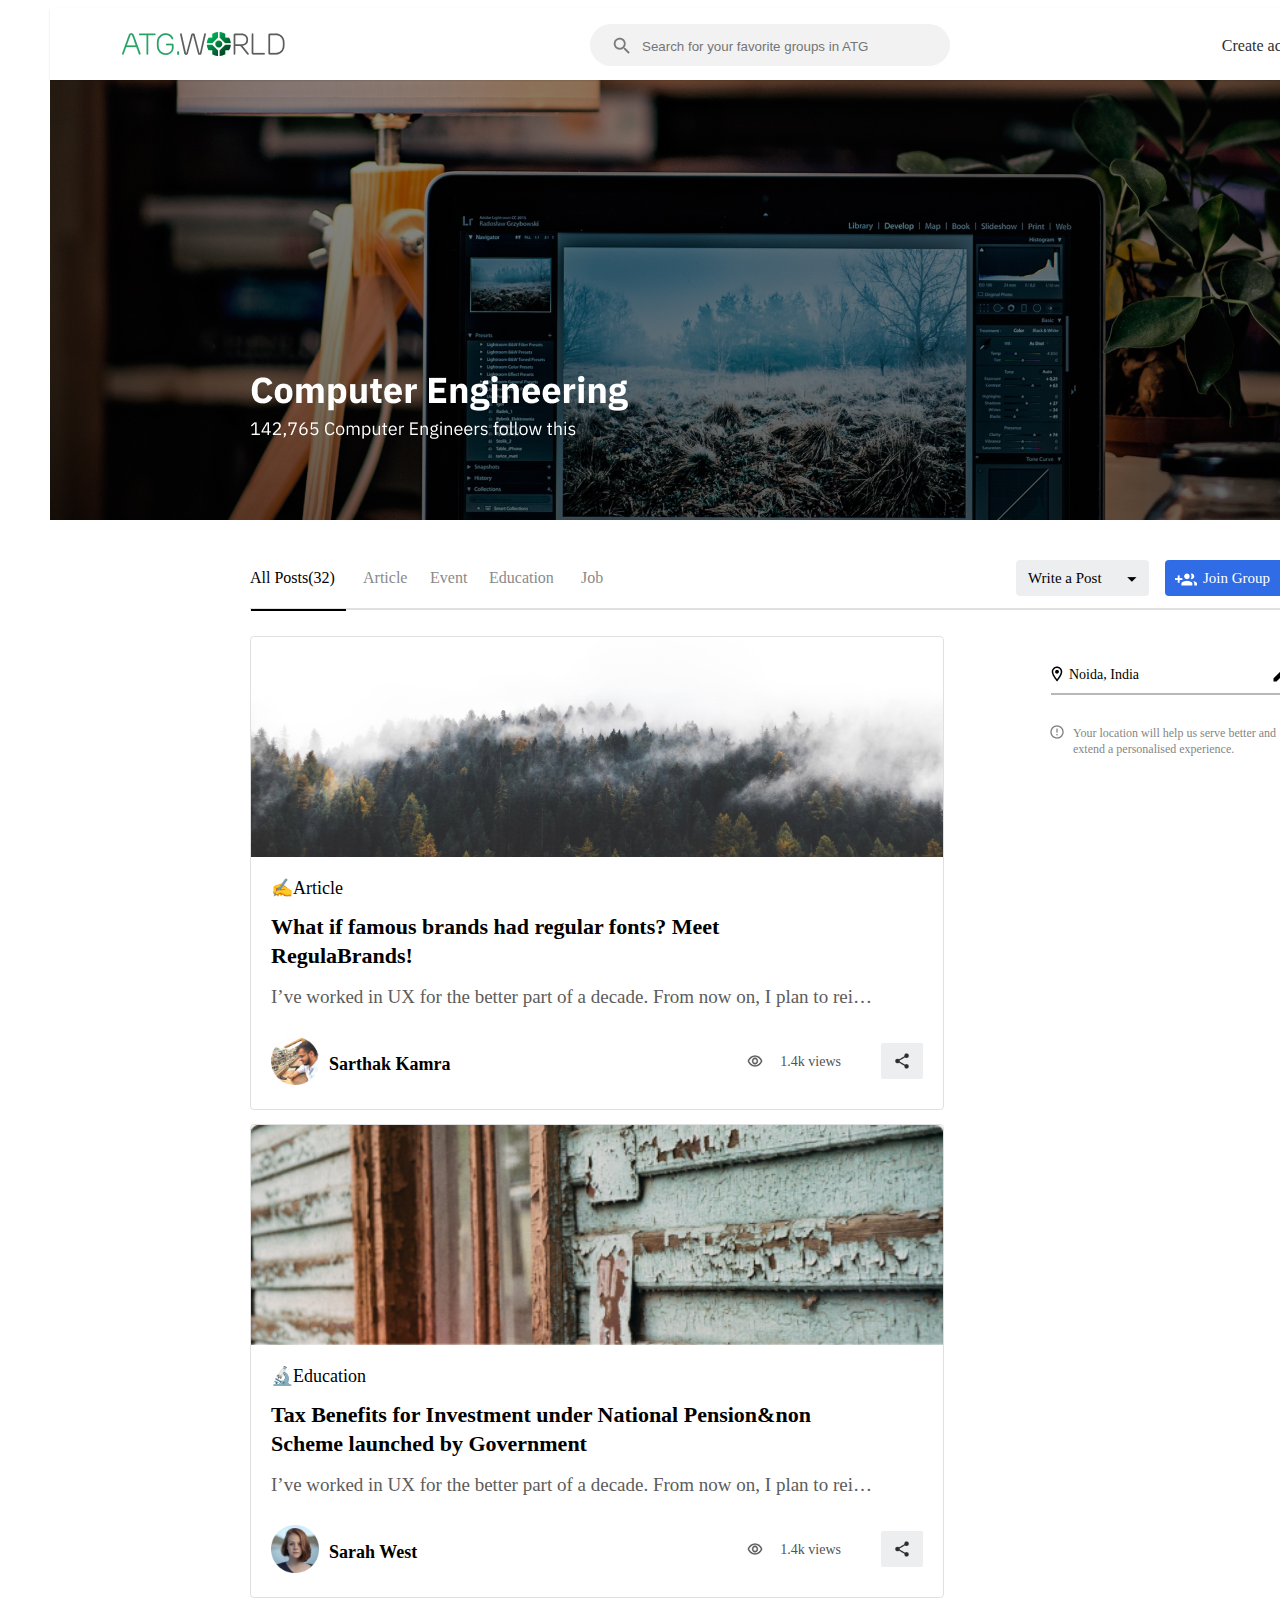
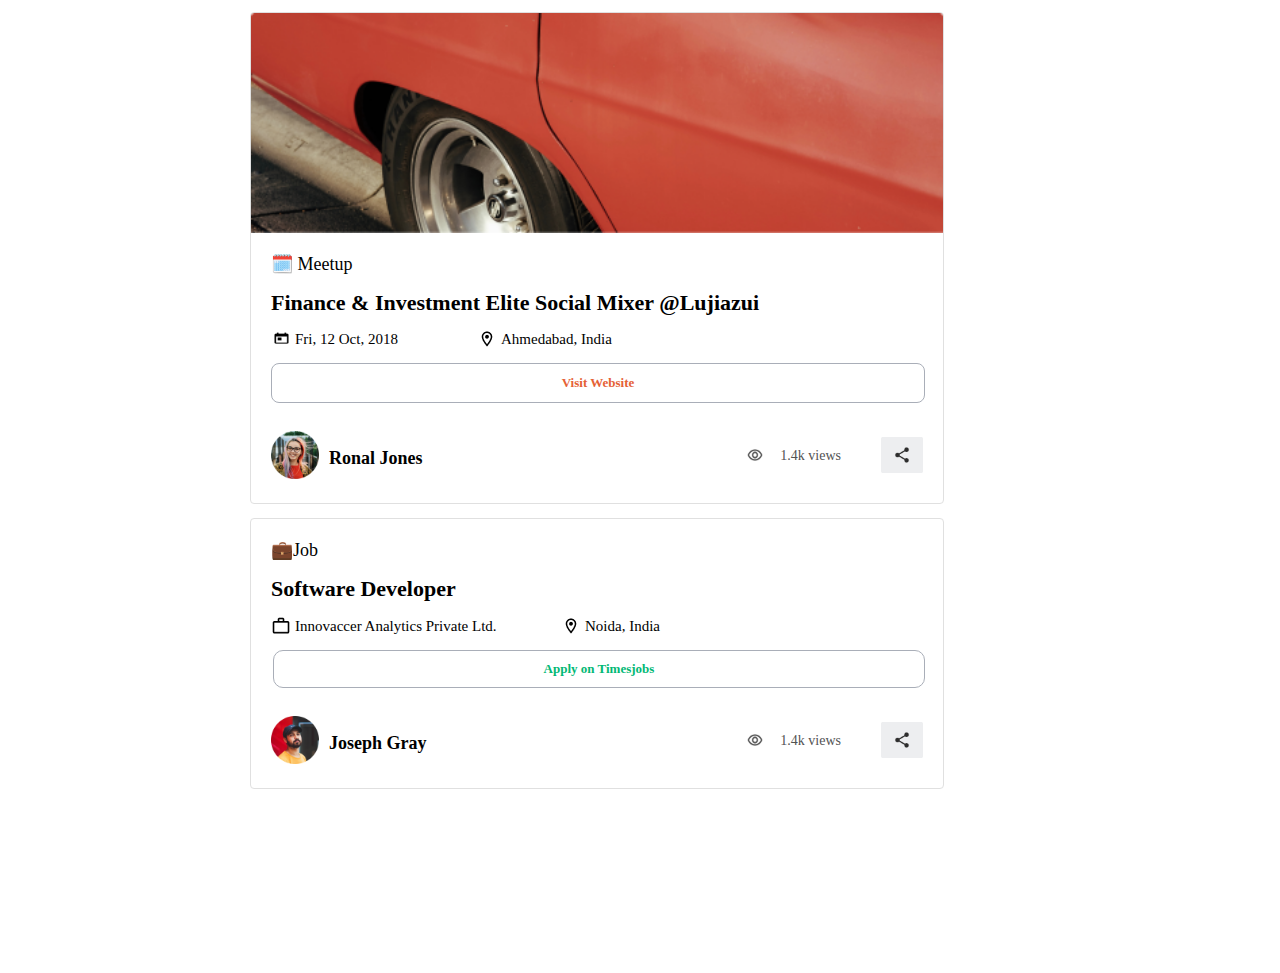
<file: ATG/index.html>
<!DOCTYPE html>
<html>

<head>
    <title>ATG.WORLD</title>
    <meta name="viewport" content="width=device-width, initial-scale=1">
    <meta http-equiv="Content-Type" content="text/html" charset="utf-8" />
    <link rel="stylesheet" href="style.css">
    <script src="script.js"></script>
</head>

<body>
    <!---->
    <div id="container1">

        <div class="header">
            <div class="logo">

                <img src="images/logo.jpg">

            </div>
            <div class="search-box">
                <div class="buttons">
                    <button type="submit">
                        <img src="images/Magnifier.png">
                    </button>
                </div>
                <div class="search-text">
                    <input type="text" name="searchkeyword" placeholder="Search for your favorite groups in ATG">
                </div>

            </div>
            <div class="cre-account">
                Create account. <span style="color:#2F6CE5">It’s free!</span> <a href="#" class="button"
                    onclick="popupfunc()"><img src="images/Vector.png"></a>
            </div>
        </div>

        <div id="main">
            <img src="images/ComputerEngineering.jpg">
        </div>
        <div id="content">
            <div id="navs">
                <div class="allposts">All Posts(32)</div>
                <div class="article">Article</div>
                <div class="event">Event</div>
                <div class="education">Education</div>
                <div class="job">Job</div>
                <div class="wpost">
                    <div class="writepost">Write a Post</div>
                    <div class="posttri">
                        <img src="images/Vector.png">
                    </div>
                </div>
                <div class="jgroup">
                    <div class="followicon">
                        <img src="images/FollowIcon.png">
                    </div>
                    <div class="joingroup">Join Group</div>
                </div>
            </div>
            <div id="hrline">
                <div class="hr1"></div>
            </div>
            <div id="mainpart">
                <div class="posts">
                    <div class="section" style="top:0px;">
                        <img src="images/Article Image.png" width="692" height="220">
                        <div class="art">✍️Article</div>
                        <div class="art-main-text">What if famous brands had regular fonts? Meet&NonBreakingSpace;
                            RegulaBrands!</div>
                        <div class="art-text">I’ve worked in UX for the better part of a decade. From now on, I plan to
                            rei…</div>
                        <div class="profile-dp">
                            <img src="images/Article Profile DP.png" width="48" height="48">
                        </div>
                        <div class="profile-name">Sarthak Kamra</div>
                        <div class="view">
                            <img src="images/Views.jpg" width="16.5" height="11.25">
                        </div>
                        <div class="view-text">1.4k views</div>
                        <div class="share">
                            <img src="images/Share Icon.png" width="42" height="36">
                        </div>
                    </div>

                    <div class="section" style="top:488px;">
                        <img src="images/Education Image.png" width="692" height="220">
                        <div class="art" style="width: 105px;">🔬️Education</div>
                        <div class="art-main-text">Tax Benefits for Investment under National Pension&non Scheme
                            launched by Government</div>
                        <div class="art-text">I’ve worked in UX for the better part of a decade. From now on, I plan to
                            rei…</div>
                        <div class="profile-dp">
                            <img src="images/Education Profile DP.png" width="48" height="48">
                        </div>
                        <div class="profile-name">Sarah West</div>
                        <div class="view">
                            <img src="images/Views.jpg" width="16.5" height="11.25">
                        </div>
                        <div class="view-text">1.4k views</div>
                        <div class="share">
                            <img src="images/Share Icon.png" width="42" height="36">
                        </div>
                    </div>




                    <div class="section" style="top:976px; height: 490px;">
                        <img src="images/Meetup Image.png" width="692" height="220">
                        <div class="meetup">🗓️ Meetup</div>
                        <div class="meetup-main-text">Finance & Investment Elite Social Mixer @Lujiazui</div>
                        <div class="cal-icon">
                            <img src="images/Calendar Icon.png" width="15" height="12">
                        </div>
                        <div class="date-and-time">Fri, 12 Oct, 2018</div>
                        <div class="locat">
                            <img src="images/Location Icon.png" width="11.67" height="16.67">
                        </div>
                        <div class="loc-text">Ahmedabad, India</div>
                        <div class="meetup-visit-button">
                            <div class="visit-website">
                                Visit Website
                            </div>
                        </div>
                        <div class="profile-dp">
                            <img src="images/Meetup Profile DP.png" width="48" height="48">
                        </div>
                        <div class="profile-name">Ronal Jones</div>
                        <div class="view">
                            <img src="images/Views.jpg" width="16.5" height="11.25">
                        </div>
                        <div class="view-text">1.4k views</div>
                        <div class="share">
                            <img src="images/Share Icon.png" width="42" height="36">
                        </div>
                    </div>

                    <div class="section" style="top:1482px; height: 269px;">
                        <div class="job-post">💼️Job</div>
                        <div class="soft-developer">Software Developer</div>
                        <div class="companies-icon">
                            <img src="images/Company Icon.png" width="20" height="20">
                        </div>
                        <div class="company-name">Innovaccer Analytics Private Ltd.</div>
                        <div class="job-loc-icon">
                            <img src="images/Location Icon.png" width="11.67" height="16.67">
                        </div>
                        <div class="job-location">Noida, India</div>
                        <div class="apply-job-box">
                            <div class="apply-job">Apply on Timesjobs</div>
                        </div>
                        <div class="profile-dp">
                            <img src="images/Job Profile DP.png" width="48" height="48">
                        </div>
                        <div class="profile-name">Joseph Gray</div>
                        <div class="view">
                            <img src="images/Views.jpg" width="16.5" height="11.25">
                        </div>
                        <div class="view-text">1.4k views</div>
                        <div class="share">
                            <img src="images/Share Icon.png" width="42" height="36">
                        </div>
                    </div>
                </div>
                <div class="location">
                    <div class="locicon">
                        <img src="images/Location Icon.png">
                    </div>
                    <div class="loctext">Noida, India</div>
                    <div class="locedit">
                        <img src="images/Location Edit Icon.png">
                    </div>
                    <div class="lochr"></div>
                </div>
                <div class="locdetails">
                    <div class="detailicon">
                        <img src="images/Detail Icon.png">
                    </div>
                    <div class="detail-text">Your location will help us serve better and extend a personalised
                        experience.</div>
                </div>
            </div>

        </div>
    </div>
    <div class="popup" id="ppup">
        <div class="cancel">
            <a href="#" onclick="closing()"><img src="images/Cancel Icon.png" width="23.33" height="23.33"></a>

        </div>
        <div class="popup-content-create-account" id="popupcreateaccount">
            <div class="motivate">
                <div class="motivate-text">Let's learn, share & inspire each other with our passion for computer
                    engineering. Sign up now 🤘🏼</div>
            </div>
            <div class="create-account">
                <div class="cre-acc">Create Account</div>
                <div class="already-acc">Already have an account? <span style="color: #2F6CE5;"><a href="#"
                            onclick="shifting1()">Sign In</a></span></div>
                <div class="people-image">
                    <img src="images/loginpage.jpg" width="320" height="320">
                </div>
                <div class="sign-in-terms">By signing up, you agree to our Terms & conditions, Privacy policy</div>
                <div class="sign-up-google">
                    <div class="google-img">
                        <img src="images/Google.png" width="16" height="16">
                    </div>
                    <div class="google-text">Sign up with Google</div>
                </div>
                <div class="sign-up-facebook">
                    <div class="fb-img">
                        <img src="images/Fb-img.png" width="16" height="16">
                    </div>
                    <div class="fb-text">Sign up with Facebook</div>
                </div>
                <div class="create-button">
                    <div class="create-button-text">Create Account</div>
                </div>
                <div class="cre-details-box">
                    <div class="names">
                        <div class="fname-text">First Name</div>
                        <div class="vert-line"></div>
                        <div class="lname-text">Last Name</div>
                    </div>
                    <div class="email">
                        <div class="email-text">Email</div>
                    </div>
                    <div class="password">
                        <div class="password-text">Password</div>
                        <div class="pw-icon">
                            <img src="images/PW View Icon.png" width="18" height="18">
                        </div>
                    </div>
                    <div class="confirm-pw">
                        <div class="confirm-pw-text">Confirm Password</div>
                    </div>
                </div>
            </div>
        </div>
        <div class="popup-content-sign-in" id="popupsigninaccount">
            <div class="motivate">
                <div class="motivate-text">Let's learn, share & inspire each other with our passion for computer
                    engineering. Sign up now 🤘🏼</div>
            </div>
            <div class="cre-acc" style="width: 80px;">Sign In</div>
            <div class="already-acc" style="left: 420px; width: 280px;">Don’t have an account yet? <a href="#"
                    onclick="shifting2()"><span style="color: #2F6CE5;">Create new for free!</span></a></div>
            <div class="cre-details-box" style="height: 91px;">
                <div class="email" style="top: 0px;">
                    <div class="email-text">Email</div>
                </div>
                <div class="password" style="top: 45px;">
                    <div class="password-text">Password</div>
                    <div class="pw-icon">
                        <img src="images/PW View Icon.png" width="18" height="18">
                    </div>
                </div>
            </div>
            <div class="create-button" style="top: 239px;">
                <div class="create-button-text" style="width: 46px; left: 137px;">Sign In</div>
            </div>
            <div class="sign-up-google" style="top: 349px;">
                <div class="google-img">
                    <img src="images/Google.png" width="16" height="16">
                </div>
                <div class="google-text">Sign in with Google</div>
            </div>
            <div class="sign-up-facebook" style="top: 303px;">
                <div class="fb-img">
                    <img src="images/Fb-img.png" width="16" height="16">
                </div>
                <div class="fb-text">Sign in with Facebook</div>
            </div>
            <div class="people-image">
                <img src="images/loginpage.jpg" width="320" height="320">
            </div>
        </div>
    </div>

    <div id="container2">
        <div class="mobilecontainer">
            <div class="logoimg">
                <div class="back-arrow-icon">
                    <img src="images/Back Arrow.png" width="16" height="16">
                </div>
                <a href="#" onclick="popmobilefunc()">
                    <div class="join-group-button-mobile">
                        <div class="join-group-text-mobile">Join Group</div>
                    </div></a>
                
                <div class="ce-mobile-text">Computer Engineering</div>
                <div class="ce-mobile-followers-text">142,765 Computer Engineers follow this</div>
            </div>
            <div class="posts368">Posts(368)</div>
            <div class="filter-button">
                <div class="filter-button-text">Filter: All</div>
                <div class="vector-mobile-icon">
                    <img src="images/Vector Mobile.png" width="8.33" height="4.17">
                </div>
            </div>
            <div class="mobile-posts">
                <div class="mobile-sec1">
                    <div class="sec1-mobile-img">
                        <img src="images/Article Image.png" width="360" height="120">
                    </div>
                    <div class="edu-text-mobile" style="top: 134px;">✍️ Article</div>
                    <div class="posts-detail-mobile-text" style="top: 159px;">What if famous brands had regular fonts? Meet RegulaBrands!</div>
                    <div class="posts-sub-head-text-mobile">I’ve worked in UX for the better part of a decade. F..</div>
                    
                    <div class="mobile-posts-dp">
                        <img src="images/Article Profile DP.png" width="37" height="37">
                    </div>
                    <div class="mobile-profile-text">Sarthak Kamra</div>
                    <div class="mobile-posts-views">1.4k views</div>
                    <div class="share-button-mobile">
                        <div class="share-icon-mobile">
                            <img src="images/Share Icon Mobile.png" width="13.5" height="14.94">
                        </div>
                        <div class="share-text-mobile">Share</div>
                    </div>
                </div>
                <div class="mobile-sec2">
                    <div class="sec2-mobile-img">
                        <img src="images/Education Image.png" width="360" height="120">
                    </div>
                    <div class="edu-text-mobile">🔬️ Education</div>
                    <div class="posts-detail-mobile-text">Tax Benefits for Investment under National Pension Scheme launched by Government</div>
                    <div class="posts-sub-head-text-mobile">I’ve worked in UX for the better part of a decade. F..</div>

                    
                    <div class="mobile-posts-dp">
                        <img src="images/Education Profile DP.png" width="37" height="37">
                    </div>
                    <div class="mobile-profile-text">Sarah West</div>
                    <div class="mobile-posts-views">4.8k views</div>
                    <div class="share-button-mobile">
                        <div class="share-icon-mobile">
                            <img src="images/Share Icon Mobile.png" width="13.5" height="14.94">
                        </div>
                        <div class="share-text-mobile">Share</div>
                    </div>
                </div>
                <div class="mobile-sec3">
                    <div class="sec3-mobile-img">
                        <img src="images/Meetup Image.png" width="360" height="120">
                    </div>
                    <div class="edu-text-mobile">🗓️ Meetup</div>
                    <div class="posts-detail-mobile-text">Finance & Investment Elite Social&nbsp; Mixer @Lujiazui</div>
                    <div class="cale-icon-mobile">
                        <img src="images/Calendar Icon.png" width="12" height="13.33">
                    </div>
                    <div class="date-time-mobile">Fri, 12 Oct, 2018</div>
                    <div class="location-icon-mobile">
                        <img src="images/Location Icon.png" width="9.33" height="13.33">
                    </div>
                    <div class="location-detail-mobile">Ahmedabad, India</div>

                    
                    <div class="site-box-mobile">
                        <div class="site-box-mobile-text">Visit Website</div>
                    </div>
                    <div class="mobile-posts-dp">
                        <img src="images/Meetup Profile DP.png" width="37" height="37">
                    </div>
                    <div class="mobile-profile-text">Ronal Jones</div>
                    <div class="mobile-posts-views">800 views</div>
                    <div class="share-button-mobile">
                        <div class="share-icon-mobile">
                            <img src="images/Share Icon Mobile.png" width="13.5" height="14.94">
                        </div>
                        <div class="share-text-mobile">Share</div>
                    </div>
                </div>
                <div class="mobile-sec4">
                    <div class="edu-text-mobile" style="top: 20px;">💼️ Job</div>
                    <div class="posts-detail-mobile-text" style="top: 45px;">Software Developer - II</div>
                    <div class="job-suitcase-mobile-icon">
                        <img src="images/Company Icon.png" width="13.33" height="12.67">
                    </div>
                    <div class="date-time-mobile" style="bottom: 139px;">Innovaccer Analytic...</div>
                    <div class="location-icon-mobile" style="bottom: 136.33px;">
                        <img src="images/Location Icon.png" width="9.33" height="13.33">
                    </div>
                    <div class="location-detail-mobile" style="bottom: 139px;">Noida, India</div>
                    <div class="site-box-mobile">
                        <div class="site-box-mobile-text" style="left: 105px; color: #02B875;">Apply on Timesjobs</div>
                    </div>
                    <div class="mobile-posts-dp">
                        <img src="images/Job Profile DP.png" width="37" height="37">
                    </div>
                    <div class="mobile-profile-text">Joseph Gray</div>
                    <div class="mobile-posts-views">1.7k views</div>
                    <div class="share-button-mobile">
                        <div class="share-icon-mobile">
                            <img src="images/Share Icon Mobile.png" width="13.5" height="14.94">
                        </div>
                        <div class="share-text-mobile">Share</div>
                    </div>
                </div>
            </div>
        </div>


    </div>
    
    <div class="popupmobile" id="popumobile">
        <div class="popupmobile-create-content" id="create-popup-mobile-content">
            <div class="cre-text-mobile">Create Account</div>
            <div class="cancel-icon-mobile">
                <a href="#" onclick="closing1()"><img src="images/Cancel Icon1.png" width="20" height="20"></a>
                
            </div>
            <div class="details-create-mobile-box">
                <div class="names-mobile-box">
                    <div class="fname-mobile-text">First Name</div>
                    <div class="vert-line-mobile"></div>
                    <div class="lname-mobile-text">Last Name</div>
                </div>
                <div class="names-mobile-box" style="top: 39px;">
                    <div class="email-mobile-text">Email</div>
                </div>
                <div class="names-mobile-box" style="top: 77px;">
                    <div class="pw-mobile-text">Password</div>
                    <div class="pw-mobile-view-icon">
                        <img src="images/PW View Icon.png" width="14.67" height="10">
                    </div>
                </div>
                <div class="names-mobile-box" style="top: 116px;">
                    <div class="confirm-pw-mobile-text">Confirm Password</div>
                </div>

            </div>

            <div class="create-mobile-box">
                <div class="create-mobile-text">Create Account</div>
            </div>
            <div class="create-mobile-signin-text"><a href="#" onclick="shifting3()">or, Sign In</a></div>
            <div class="fb-mobile-box">
                <div class="fb-mobile-img">
                    <img src="images/Fb-img.png" width="16" height="16">
                </div>
                <div class="fb-mobile-text">Sign up with Facebook</div>
            </div>
            <div class="google-mobile-box">
                <div class="google-mobile-img">
                    <img src="images/Google.png" width="16" height="16">
                </div>
                <div class="google-mobile-text">Sign up with Google</div>
            </div>
            <div class="terms-mobile-text">By signing up, you agree to our Terms & conditions, Privacy policy</div>
        </div>
        <div class="popupmobile-signin-content" id="signin-popup-mobile-content">
            <div class="cre-text-mobile">Welcome back!</div>
            <div class="cancel-icon-mobile">
                <a href="#" onclick="closing1()"><img src="images/Cancel Icon1.png" width="20" height="20"></a>
                
            </div>
            <div class="details-create-mobile-box" style="height: 79px; ">
                <div class="names-mobile-box" style="top: 0px;">
                    <div class="email-mobile-text">Email</div>
                </div>
                <div class="names-mobile-box" style="top: 39px;">
                    <div class="pw-mobile-text">Password</div>
                    <div class="pw-mobile-view-icon">
                        <img src="images/PW View Icon.png" width="14.67" height="10">
                    </div>
                </div>
            </div>
            <div class="create-mobile-box" style="top: 166px;">
                <div class="create-mobile-text">Sign In</div>
            </div>
            <div class="signin-mobile-create-text">
                <a href="#" onclick="shifting4()">or, Create Account</a>
            </div>
            <div class="fb-mobile-box" style="top: 224px;">
                <div class="fb-mobile-img">
                    <img src="images/Fb-img.png" width="16" height="16">
                </div>
                <div class="fb-mobile-text">Sign in with Facebook</div>
            </div>
            <div class="google-mobile-box" style="top: 274px;">
                <div class="google-mobile-img">
                    <img src="images/Google.png" width="16" height="16">
                </div>
                <div class="google-mobile-text">Sign in with Google</div>
            </div>
            <div class="terms-mobile-text" style="top: 334px; height: 16px;">Forgot Password?</div>
        </div>
    </div>



</body>

</html>
</file>
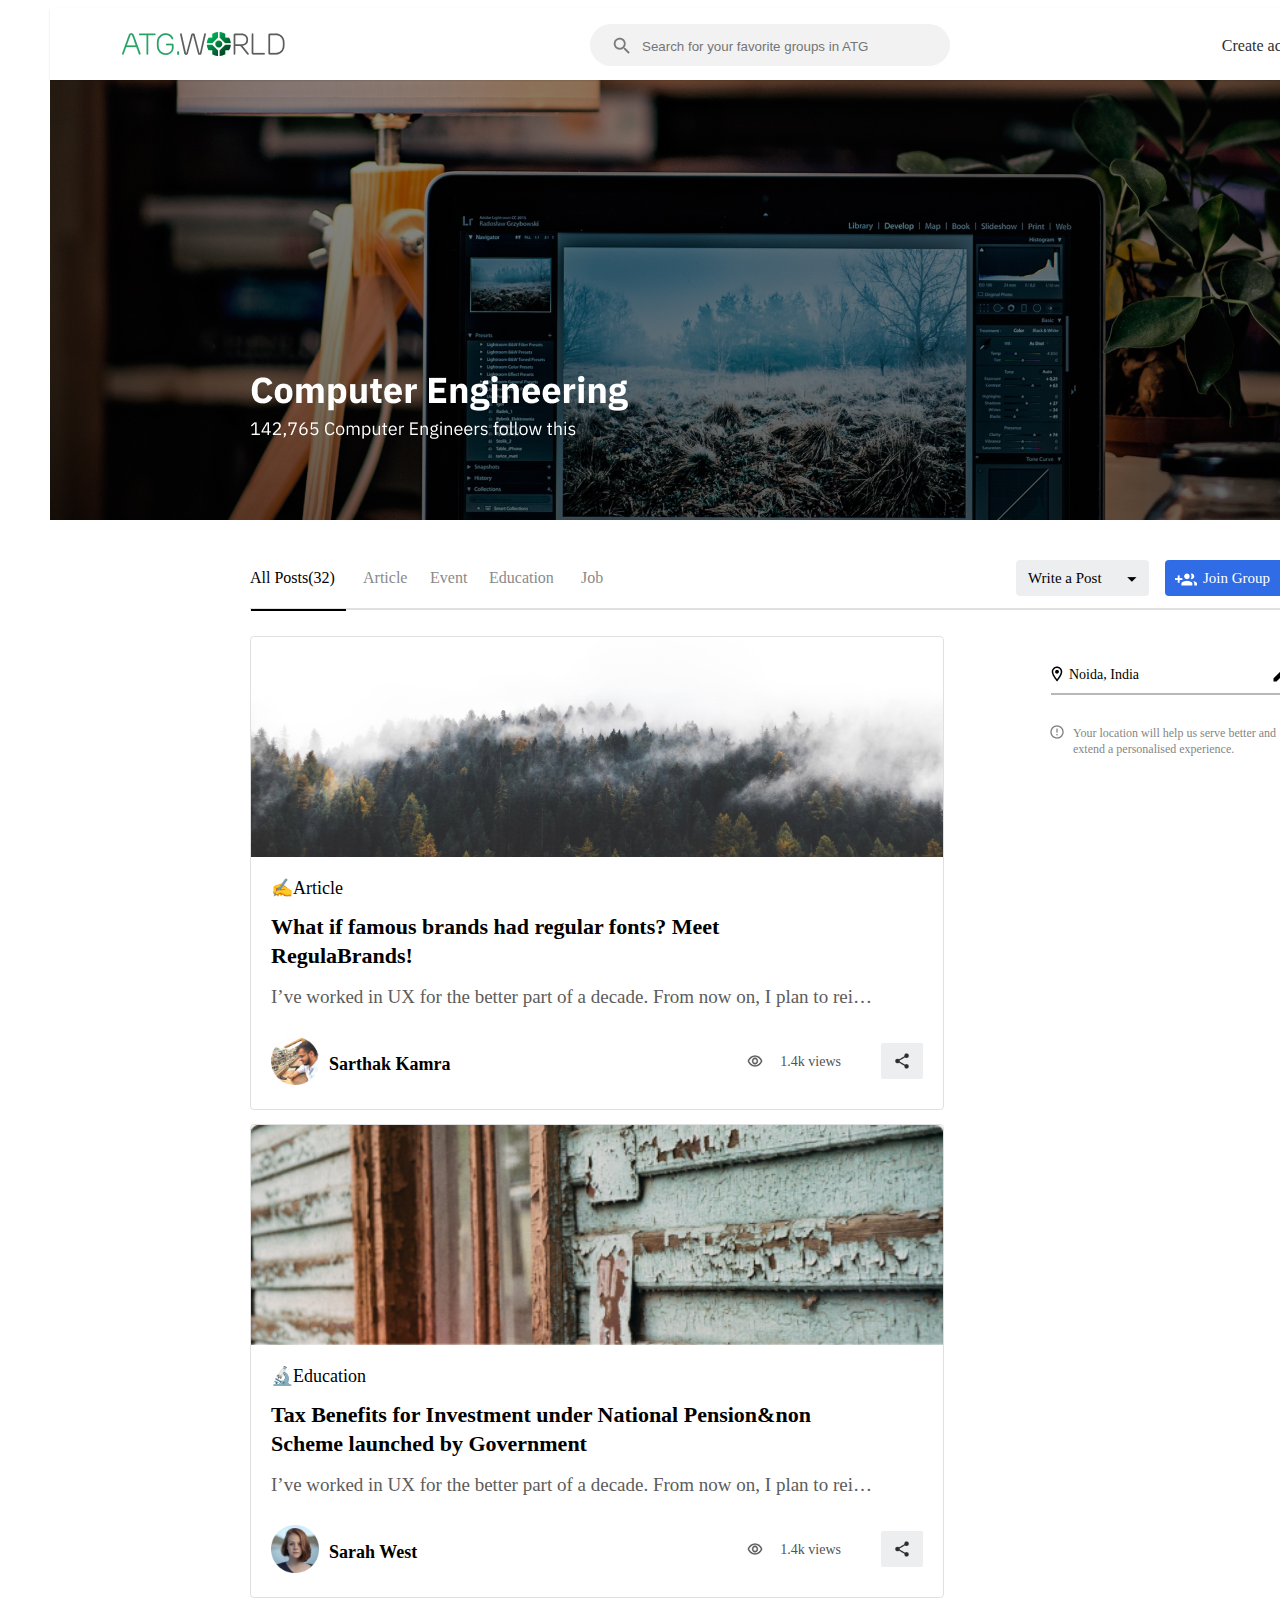
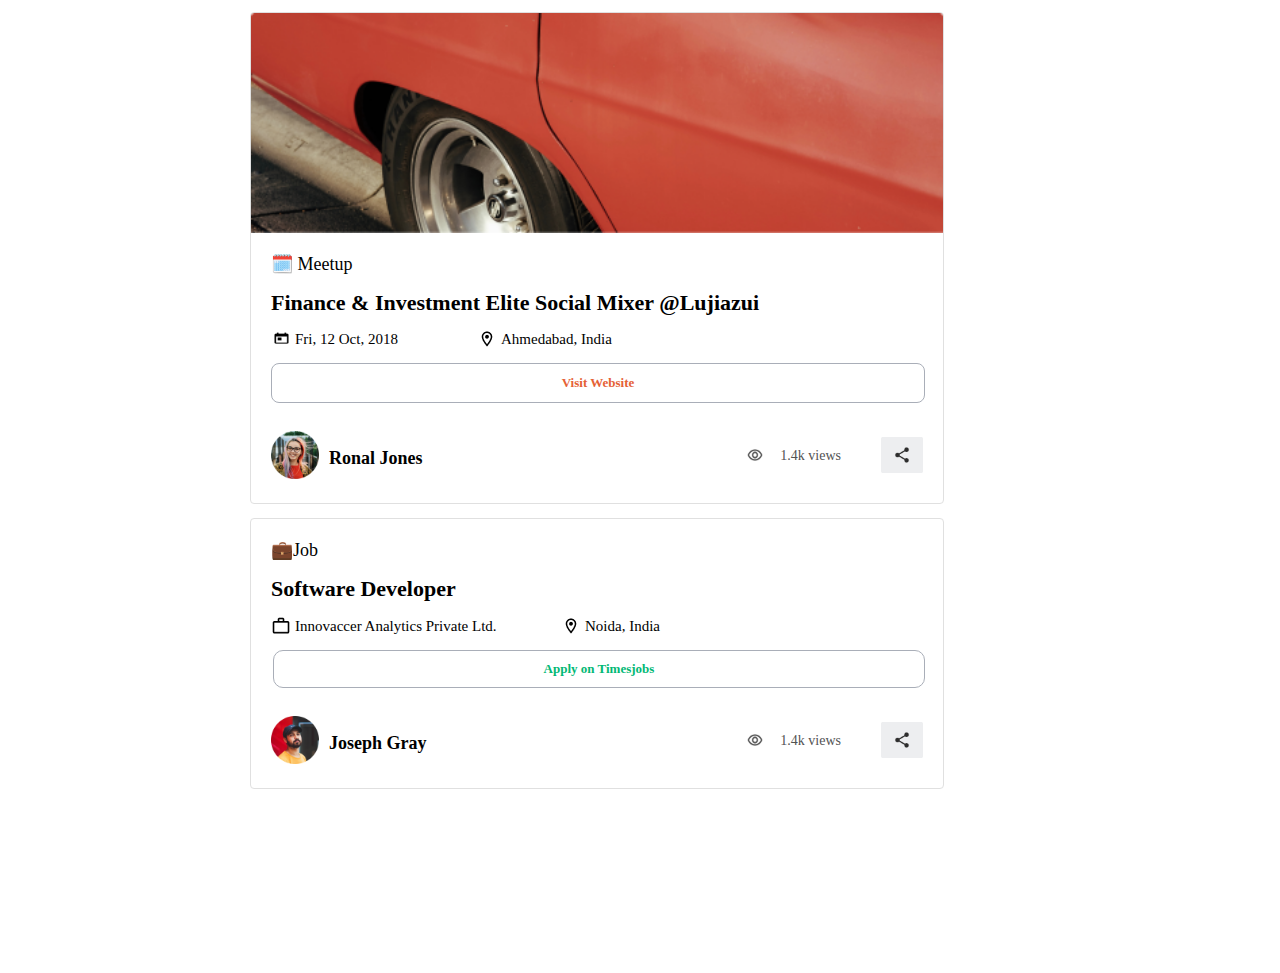
<file: ATG/banao.html>
<!DOCTYPE html>
<html>

<head>
    <title>ATG.WORLD</title>
    <meta name="viewport" content="width=device-width, initial-scale=1">
    <meta http-equiv="Content-Type" content="text/html" charset="utf-8" />
    <link rel="stylesheet" href="style.css">
    <script src="script.js"></script>
</head>

<body>
    <!---->
    <div id="container1">

        <div class="header">
            <div class="logo">

                <img src="images/logo.jpg">

            </div>
            <div class="search-box">
                <div class="buttons">
                    <button type="submit">
                        <img src="images/Magnifier.png">
                    </button>
                </div>
                <div class="search-text">
                    <input type="text" name="searchkeyword" placeholder="Search for your favorite groups in ATG">
                </div>

            </div>
            <div class="cre-account">
                Create account. <span style="color:#2F6CE5">It’s free!</span> <a href="#" class="button"
                    onclick="popupfunc()"><img src="images/Vector.png"></a>
            </div>
        </div>

        <div id="main">
            <img src="images/ComputerEngineering.jpg">
        </div>
        <div id="content">
            <div id="navs">
                <div class="allposts">All Posts(32)</div>
                <div class="article">Article</div>
                <div class="event">Event</div>
                <div class="education">Education</div>
                <div class="job">Job</div>
                <div class="wpost">
                    <div class="writepost">Write a Post</div>
                    <div class="posttri">
                        <img src="images/Vector.png">
                    </div>
                </div>
                <div class="jgroup">
                    <div class="followicon">
                        <img src="images/FollowIcon.png">
                    </div>
                    <div class="joingroup">Join Group</div>
                </div>
            </div>
            <div id="hrline">
                <div class="hr1"></div>
            </div>
            <div id="mainpart">
                <div class="posts">
                    <div class="section" style="top:0px;">
                        <img src="images/Article Image.png" width="692" height="220">
                        <div class="art">✍️Article</div>
                        <div class="art-main-text">What if famous brands had regular fonts? Meet&NonBreakingSpace;
                            RegulaBrands!</div>
                        <div class="art-text">I’ve worked in UX for the better part of a decade. From now on, I plan to
                            rei…</div>
                        <div class="profile-dp">
                            <img src="images/Article Profile DP.png" width="48" height="48">
                        </div>
                        <div class="profile-name">Sarthak Kamra</div>
                        <div class="view">
                            <img src="images/Views.jpg" width="16.5" height="11.25">
                        </div>
                        <div class="view-text">1.4k views</div>
                        <div class="share">
                            <img src="images/Share Icon.png" width="42" height="36">
                        </div>
                    </div>

                    <div class="section" style="top:488px;">
                        <img src="images/Education Image.png" width="692" height="220">
                        <div class="art" style="width: 105px;">🔬️Education</div>
                        <div class="art-main-text">Tax Benefits for Investment under National Pension&non Scheme
                            launched by Government</div>
                        <div class="art-text">I’ve worked in UX for the better part of a decade. From now on, I plan to
                            rei…</div>
                        <div class="profile-dp">
                            <img src="images/Education Profile DP.png" width="48" height="48">
                        </div>
                        <div class="profile-name">Sarah West</div>
                        <div class="view">
                            <img src="images/Views.jpg" width="16.5" height="11.25">
                        </div>
                        <div class="view-text">1.4k views</div>
                        <div class="share">
                            <img src="images/Share Icon.png" width="42" height="36">
                        </div>
                    </div>




                    <div class="section" style="top:976px; height: 490px;">
                        <img src="images/Meetup Image.png" width="692" height="220">
                        <div class="meetup">🗓️ Meetup</div>
                        <div class="meetup-main-text">Finance & Investment Elite Social Mixer @Lujiazui</div>
                        <div class="cal-icon">
                            <img src="images/Calendar Icon.png" width="15" height="12">
                        </div>
                        <div class="date-and-time">Fri, 12 Oct, 2018</div>
                        <div class="locat">
                            <img src="images/Location Icon.png" width="11.67" height="16.67">
                        </div>
                        <div class="loc-text">Ahmedabad, India</div>
                        <div class="meetup-visit-button">
                            <div class="visit-website">
                                Visit Website
                            </div>
                        </div>
                        <div class="profile-dp">
                            <img src="images/Meetup Profile DP.png" width="48" height="48">
                        </div>
                        <div class="profile-name">Ronal Jones</div>
                        <div class="view">
                            <img src="images/Views.jpg" width="16.5" height="11.25">
                        </div>
                        <div class="view-text">1.4k views</div>
                        <div class="share">
                            <img src="images/Share Icon.png" width="42" height="36">
                        </div>
                    </div>

                    <div class="section" style="top:1482px; height: 269px;">
                        <div class="job-post">💼️Job</div>
                        <div class="soft-developer">Software Developer</div>
                        <div class="companies-icon">
                            <img src="images/Company Icon.png" width="20" height="20">
                        </div>
                        <div class="company-name">Innovaccer Analytics Private Ltd.</div>
                        <div class="job-loc-icon">
                            <img src="images/Location Icon.png" width="11.67" height="16.67">
                        </div>
                        <div class="job-location">Noida, India</div>
                        <div class="apply-job-box">
                            <div class="apply-job">Apply on Timesjobs</div>
                        </div>
                        <div class="profile-dp">
                            <img src="images/Job Profile DP.png" width="48" height="48">
                        </div>
                        <div class="profile-name">Joseph Gray</div>
                        <div class="view">
                            <img src="images/Views.jpg" width="16.5" height="11.25">
                        </div>
                        <div class="view-text">1.4k views</div>
                        <div class="share">
                            <img src="images/Share Icon.png" width="42" height="36">
                        </div>
                    </div>
                </div>
                <div class="location">
                    <div class="locicon">
                        <img src="images/Location Icon.png">
                    </div>
                    <div class="loctext">Noida, India</div>
                    <div class="locedit">
                        <img src="images/Location Edit Icon.png">
                    </div>
                    <div class="lochr"></div>
                </div>
                <div class="locdetails">
                    <div class="detailicon">
                        <img src="images/Detail Icon.png">
                    </div>
                    <div class="detail-text">Your location will help us serve better and extend a personalised
                        experience.</div>
                </div>
            </div>

        </div>
    </div>
    <div class="popup" id="ppup">
        <div class="cancel">
            <a href="#" onclick="closing()"><img src="images/Cancel Icon.png" width="23.33" height="23.33"></a>

        </div>
        <div class="popup-content-create-account" id="popupcreateaccount">
            <div class="motivate">
                <div class="motivate-text">Let's learn, share & inspire each other with our passion for computer
                    engineering. Sign up now 🤘🏼</div>
            </div>
            <div class="create-account">
                <div class="cre-acc">Create Account</div>
                <div class="already-acc">Already have an account? <span style="color: #2F6CE5;"><a href="#"
                            onclick="shifting1()">Sign In</a></span></div>
                <div class="people-image">
                    <img src="images/loginpage.jpg" width="320" height="320">
                </div>
                <div class="sign-in-terms">By signing up, you agree to our Terms & conditions, Privacy policy</div>
                <div class="sign-up-google">
                    <div class="google-img">
                        <img src="images/Google.png" width="16" height="16">
                    </div>
                    <div class="google-text">Sign up with Google</div>
                </div>
                <div class="sign-up-facebook">
                    <div class="fb-img">
                        <img src="images/Fb-img.png" width="16" height="16">
                    </div>
                    <div class="fb-text">Sign up with Facebook</div>
                </div>
                <div class="create-button">
                    <div class="create-button-text">Create Account</div>
                </div>
                <div class="cre-details-box">
                    <div class="names">
                        <div class="fname-text">First Name</div>
                        <div class="vert-line"></div>
                        <div class="lname-text">Last Name</div>
                    </div>
                    <div class="email">
                        <div class="email-text">Email</div>
                    </div>
                    <div class="password">
                        <div class="password-text">Password</div>
                        <div class="pw-icon">
                            <img src="images/PW View Icon.png" width="18" height="18">
                        </div>
                    </div>
                    <div class="confirm-pw">
                        <div class="confirm-pw-text">Confirm Password</div>
                    </div>
                </div>
            </div>
        </div>
        <div class="popup-content-sign-in" id="popupsigninaccount">
            <div class="motivate">
                <div class="motivate-text">Let's learn, share & inspire each other with our passion for computer
                    engineering. Sign up now 🤘🏼</div>
            </div>
            <div class="cre-acc" style="width: 80px;">Sign In</div>
            <div class="already-acc" style="left: 420px; width: 280px;">Don’t have an account yet? <a href="#"
                    onclick="shifting2()"><span style="color: #2F6CE5;">Create new for free!</span></a></div>
            <div class="cre-details-box" style="height: 91px;">
                <div class="email" style="top: 0px;">
                    <div class="email-text">Email</div>
                </div>
                <div class="password" style="top: 45px;">
                    <div class="password-text">Password</div>
                    <div class="pw-icon">
                        <img src="images/PW View Icon.png" width="18" height="18">
                    </div>
                </div>
            </div>
            <div class="create-button" style="top: 239px;">
                <div class="create-button-text" style="width: 46px; left: 137px;">Sign In</div>
            </div>
            <div class="sign-up-google" style="top: 349px;">
                <div class="google-img">
                    <img src="images/Google.png" width="16" height="16">
                </div>
                <div class="google-text">Sign in with Google</div>
            </div>
            <div class="sign-up-facebook" style="top: 303px;">
                <div class="fb-img">
                    <img src="images/Fb-img.png" width="16" height="16">
                </div>
                <div class="fb-text">Sign in with Facebook</div>
            </div>
            <div class="people-image">
                <img src="images/loginpage.jpg" width="320" height="320">
            </div>
        </div>
    </div>

    <div id="container2">
        <div class="mobilecontainer">
            <div class="logoimg">
                <div class="back-arrow-icon">
                    <img src="images/Back Arrow.png" width="16" height="16">
                </div>
                <a href="#" onclick="popmobilefunc()">
                    <div class="join-group-button-mobile">
                        <div class="join-group-text-mobile">Join Group</div>
                    </div></a>
                
                <div class="ce-mobile-text">Computer Engineering</div>
                <div class="ce-mobile-followers-text">142,765 Computer Engineers follow this</div>
            </div>
            <div class="posts368">Posts(368)</div>
            <div class="filter-button">
                <div class="filter-button-text">Filter: All</div>
                <div class="vector-mobile-icon">
                    <img src="images/Vector Mobile.png" width="8.33" height="4.17">
                </div>
            </div>
            <div class="mobile-posts">
                <div class="mobile-sec1">
                    <div class="sec1-mobile-img">
                        <img src="images/Article Image.png" width="360" height="120">
                    </div>
                    <div class="edu-text-mobile" style="top: 134px;">✍️ Article</div>
                    <div class="posts-detail-mobile-text" style="top: 159px;">What if famous brands had regular fonts? Meet RegulaBrands!</div>
                    <div class="posts-sub-head-text-mobile">I’ve worked in UX for the better part of a decade. F..</div>
                    
                    <div class="mobile-posts-dp">
                        <img src="images/Article Profile DP.png" width="37" height="37">
                    </div>
                    <div class="mobile-profile-text">Sarthak Kamra</div>
                    <div class="mobile-posts-views">1.4k views</div>
                    <div class="share-button-mobile">
                        <div class="share-icon-mobile">
                            <img src="images/Share Icon Mobile.png" width="13.5" height="14.94">
                        </div>
                        <div class="share-text-mobile">Share</div>
                    </div>
                </div>
                <div class="mobile-sec2">
                    <div class="sec2-mobile-img">
                        <img src="images/Education Image.png" width="360" height="120">
                    </div>
                    <div class="edu-text-mobile">🔬️ Education</div>
                    <div class="posts-detail-mobile-text">Tax Benefits for Investment under National Pension Scheme launched by Government</div>
                    <div class="posts-sub-head-text-mobile">I’ve worked in UX for the better part of a decade. F..</div>

                    
                    <div class="mobile-posts-dp">
                        <img src="images/Education Profile DP.png" width="37" height="37">
                    </div>
                    <div class="mobile-profile-text">Sarah West</div>
                    <div class="mobile-posts-views">4.8k views</div>
                    <div class="share-button-mobile">
                        <div class="share-icon-mobile">
                            <img src="images/Share Icon Mobile.png" width="13.5" height="14.94">
                        </div>
                        <div class="share-text-mobile">Share</div>
                    </div>
                </div>
                <div class="mobile-sec3">
                    <div class="sec3-mobile-img">
                        <img src="images/Meetup Image.png" width="360" height="120">
                    </div>
                    <div class="edu-text-mobile">🗓️ Meetup</div>
                    <div class="posts-detail-mobile-text">Finance & Investment Elite Social&nbsp; Mixer @Lujiazui</div>
                    <div class="cale-icon-mobile">
                        <img src="images/Calendar Icon.png" width="12" height="13.33">
                    </div>
                    <div class="date-time-mobile">Fri, 12 Oct, 2018</div>
                    <div class="location-icon-mobile">
                        <img src="images/Location Icon.png" width="9.33" height="13.33">
                    </div>
                    <div class="location-detail-mobile">Ahmedabad, India</div>

                    
                    <div class="site-box-mobile">
                        <div class="site-box-mobile-text">Visit Website</div>
                    </div>
                    <div class="mobile-posts-dp">
                        <img src="images/Meetup Profile DP.png" width="37" height="37">
                    </div>
                    <div class="mobile-profile-text">Ronal Jones</div>
                    <div class="mobile-posts-views">800 views</div>
                    <div class="share-button-mobile">
                        <div class="share-icon-mobile">
                            <img src="images/Share Icon Mobile.png" width="13.5" height="14.94">
                        </div>
                        <div class="share-text-mobile">Share</div>
                    </div>
                </div>
                <div class="mobile-sec4">
                    <div class="edu-text-mobile" style="top: 20px;">💼️ Job</div>
                    <div class="posts-detail-mobile-text" style="top: 45px;">Software Developer - II</div>
                    <div class="job-suitcase-mobile-icon">
                        <img src="images/Company Icon.png" width="13.33" height="12.67">
                    </div>
                    <div class="date-time-mobile" style="bottom: 139px;">Innovaccer Analytic...</div>
                    <div class="location-icon-mobile" style="bottom: 136.33px;">
                        <img src="images/Location Icon.png" width="9.33" height="13.33">
                    </div>
                    <div class="location-detail-mobile" style="bottom: 139px;">Noida, India</div>
                    <div class="site-box-mobile">
                        <div class="site-box-mobile-text" style="left: 105px; color: #02B875;">Apply on Timesjobs</div>
                    </div>
                    <div class="mobile-posts-dp">
                        <img src="images/Job Profile DP.png" width="37" height="37">
                    </div>
                    <div class="mobile-profile-text">Joseph Gray</div>
                    <div class="mobile-posts-views">1.7k views</div>
                    <div class="share-button-mobile">
                        <div class="share-icon-mobile">
                            <img src="images/Share Icon Mobile.png" width="13.5" height="14.94">
                        </div>
                        <div class="share-text-mobile">Share</div>
                    </div>
                </div>
            </div>
        </div>


    </div>
    
    <div class="popupmobile" id="popumobile">
        <div class="popupmobile-create-content" id="create-popup-mobile-content">
            <div class="cre-text-mobile">Create Account</div>
            <div class="cancel-icon-mobile">
                <a href="#" onclick="closing1()"><img src="images/Cancel Icon1.png" width="20" height="20"></a>
                
            </div>
            <div class="details-create-mobile-box">
                <div class="names-mobile-box">
                    <div class="fname-mobile-text">First Name</div>
                    <div class="vert-line-mobile"></div>
                    <div class="lname-mobile-text">Last Name</div>
                </div>
                <div class="names-mobile-box" style="top: 39px;">
                    <div class="email-mobile-text">Email</div>
                </div>
                <div class="names-mobile-box" style="top: 77px;">
                    <div class="pw-mobile-text">Password</div>
                    <div class="pw-mobile-view-icon">
                        <img src="images/PW View Icon.png" width="14.67" height="10">
                    </div>
                </div>
                <div class="names-mobile-box" style="top: 116px;">
                    <div class="confirm-pw-mobile-text">Confirm Password</div>
                </div>

            </div>

            <div class="create-mobile-box">
                <div class="create-mobile-text">Create Account</div>
            </div>
            <div class="create-mobile-signin-text"><a href="#" onclick="shifting3()">or, Sign In</a></div>
            <div class="fb-mobile-box">
                <div class="fb-mobile-img">
                    <img src="images/Fb-img.png" width="16" height="16">
                </div>
                <div class="fb-mobile-text">Sign up with Facebook</div>
            </div>
            <div class="google-mobile-box">
                <div class="google-mobile-img">
                    <img src="images/Google.png" width="16" height="16">
                </div>
                <div class="google-mobile-text">Sign up with Google</div>
            </div>
            <div class="terms-mobile-text">By signing up, you agree to our Terms & conditions, Privacy policy</div>
        </div>
        <div class="popupmobile-signin-content" id="signin-popup-mobile-content">
            <div class="cre-text-mobile">Welcome back!</div>
            <div class="cancel-icon-mobile">
                <a href="#" onclick="closing1()"><img src="images/Cancel Icon1.png" width="20" height="20"></a>
                
            </div>
            <div class="details-create-mobile-box" style="height: 79px; ">
                <div class="names-mobile-box" style="top: 0px;">
                    <div class="email-mobile-text">Email</div>
                </div>
                <div class="names-mobile-box" style="top: 39px;">
                    <div class="pw-mobile-text">Password</div>
                    <div class="pw-mobile-view-icon">
                        <img src="images/PW View Icon.png" width="14.67" height="10">
                    </div>
                </div>
            </div>
            <div class="create-mobile-box" style="top: 166px;">
                <div class="create-mobile-text">Sign In</div>
            </div>
            <div class="signin-mobile-create-text">
                <a href="#" onclick="shifting4()">or, Create Account</a>
            </div>
            <div class="fb-mobile-box" style="top: 224px;">
                <div class="fb-mobile-img">
                    <img src="images/Fb-img.png" width="16" height="16">
                </div>
                <div class="fb-mobile-text">Sign in with Facebook</div>
            </div>
            <div class="google-mobile-box" style="top: 274px;">
                <div class="google-mobile-img">
                    <img src="images/Google.png" width="16" height="16">
                </div>
                <div class="google-mobile-text">Sign in with Google</div>
            </div>
            <div class="terms-mobile-text" style="top: 334px; height: 16px;">Forgot Password?</div>
        </div>
    </div>



</body>

</html>
</file>
<file: ATG/style.css>
.header {
    position: absolute;
    width: 1440px;
    height: 72px;
    left: 0px;
    top: 0px;
    background: #FFFFFF;
    box-shadow: 0px 1px 2px rgba(0, 0, 0, 0.12);
}




@media (max-width: 600px) {
    #container1 {
        display: none;
    }

    #container2 {
        display: flex;
        position: absolute;
        left: 100px;
    }

}

@media (min-width: 600px) {
    #container1 {
        position: absolute;
        left: 50px;
        display: flex;
    }

    #container2{
        display: none;
    }
}


.popup {
    background: rgba(0, 0, 0, 0.6);
    width: 100%;
    height: 100%;
    position: fixed;
    left: 0px;
    top: 0px;
    display: none;
}

.popup-content-create-account {
    position: absolute;
    width: 736px;
    height: 513px;
    left: 352px;
    top: 186px;
    background: #FFFFFF;
    box-shadow: 0px 8px 24px rgba(0, 0, 0, 0.25);
    border-radius: 8px;
    display: flex;
}

.popup-content-sign-in {
    position: absolute;
    width: 736px;
    height: 457px;
    left: 352px;
    top: 186px;
    background: #FFFFFF;
    box-shadow: 0px 8px 24px rgba(0, 0, 0, 0.25);
    border-radius: 8px;
    display: none;
}

.motivate {
    position: absolute;
    width: 736px;
    height: 50px;
    left: 0px;
    top: 0px;
    background: #EFFFF4;
    border-radius: 8px 8px 0px 0px;
}

.motivate-text {
    position: absolute;
    width: 619px;
    height: 16px;
    left: 59px;
    top: 17px;
    font-family: 'IBM Plex Sans';
    font-style: normal;
    font-weight: 500;
    font-size: 14px;
    line-height: 16px;
    /* identical to box height, or 114% */

    text-align: center;

    color: #008A45;
}

.cancel {
    position: absolute;
    left: 1076.33px;
    top: 148.33px;
}

.cre-account {
    position: absolute;
    left: 0px;
    top: 50px;
}

.cre-acc {
    width: 173px;
    height: 31px;
    position: absolute;
    left: 36px;
    top: 74px;
    font-family: 'IBM Plex Sans';
    font-style: normal;
    font-weight: 700;
    font-size: 24px;
    line-height: 31px;

    color: #000000;
}

.already-acc {
    position: absolute;
    right: 36px;
    top: 81px;
    font-family: 'IBM Plex Sans';
    font-style: normal;
    font-weight: 400;
    font-size: 13px;
    line-height: 17px;
    /* identical to box height */

    text-align: right;

    color: #3D3D3D;

}

.people-image {
    position: absolute;
    left: 380px;
    top: 129px;
}

.sign-in-terms {
    position: absolute;
    left: 383px;
    top: 461px;
    width: 317px;
    height: 16px;
    font-family: 'IBM Plex Sans';
    font-style: normal;
    font-weight: 400;
    font-size: 11px;
    line-height: 16px;
    /* identical to box height, or 145% */

    text-align: right;
    letter-spacing: -0.008em;

    color: #000000;

    opacity: 0.6;
}

.sign-up-google {
    position: absolute;
    left: 36px;
    top: 439px;
    width: 320px;
    height: 38px;
    background: #FFFFFF;
    border: 0.6px solid #D9D9DB;
    border-radius: 2px;
    box-sizing: border-box;
}

.google-img {
    position: absolute;
    left: 85px;
    top: 11px;
}

.google-text {
    position: absolute;
    left: 111px;
    top: 11px;
    width: 125px;
    height: 16px;
    font-family: 'IBM Plex Sans';
    font-style: normal;
    font-weight: 400;
    font-size: 14px;
    line-height: 16px;
    color: #000000;
}

.sign-up-facebook {
    position: absolute;
    width: 320px;
    height: 38px;
    left: 36px;
    top: 393px;
    box-sizing: border-box;
    background: #FFFFFF;
    border: 0.6px solid #D9D9DB;
    border-radius: 2px;
}

.fb-img {
    position: absolute;
    left: 77px;
    top: 11px;
}

.fb-text {
    position: absolute;
    left: 103px;
    top: 11px;
    width: 141px;
    height: 16px;
    font-family: 'IBM Plex Sans';
    font-style: normal;
    font-weight: 400;
    font-size: 14px;
    line-height: 16px;
    color: #000000;
}

.create-button {
    position: absolute;
    left: 36px;
    top: 329px;
    width: 320px;
    height: 40px;
    background: #2F6CE5;
    border-radius: 20px;
}

.create-button-text {
    position: absolute;
    width: 100px;
    height: 16px;
    left: 110px;
    top: 12px;
    font-family: 'IBM Plex Sans';
    font-style: normal;
    font-weight: 600;
    font-size: 14px;
    line-height: 16px;
    text-align: center;
    color: #FFFFFF;
}

.cre-details-box {
    position: absolute;
    left: 36px;
    top: 129px;
    width: 320px;
    height: 181px;
}

.names {
    position: absolute;
    left: 0px;
    top: 0px;
    width: 320px;
    height: 46px;
    background: #F7F8FA;
    border: 1px solid #D9D9DB;
    border-radius: 2px 2px 0px 0px;
}

.fname-text {
    position: absolute;
    width: 76px;
    height: 16px;
    left: 12px;
    top: 15px;
    font-family: 'IBM Plex Sans';
    font-style: normal;
    font-weight: 500;
    font-size: 15px;
    line-height: 16px;
    color: #8A8A8A;
}

.vert-line {
    position: absolute;
    width: 0px;
    height: 45px;
    left: 160px;
    top: 0px;
    border: 1px solid #D9D9DB;
}

.lname-text {
    position: absolute;
    width: 73px;
    height: 16px;
    left: 172px;
    top: 15px;
    font-family: 'IBM Plex Sans';
    font-style: normal;
    font-weight: 500;
    font-size: 15px;
    line-height: 16px;
    color: #8A8A8A;
}

.email {
    position: absolute;
    width: 320px;
    height: 46px;
    left: 0px;
    top: 45px;
    background: #F7F8FA;
    border: 1px solid #D9D9DB;
}

.email-text {
    position: absolute;
    width: 39px;
    height: 16px;
    left: 12px;
    top: 15px;
    font-family: 'IBM Plex Sans';
    font-style: normal;
    font-weight: 500;
    font-size: 15px;
    line-height: 16px;
    color: #8A8A8A;
}

.password {
    position: absolute;
    width: 320px;
    height: 46px;
    left: 0px;
    top: 90px;
    background: #F7F8FA;
    border: 1px solid #D9D9DB;
}

.password-text {
    position: absolute;
    width: 67px;
    height: 16px;
    left: 12px;
    top: 15px;
    font-family: 'IBM Plex Sans';
    font-style: normal;
    font-weight: 500;
    font-size: 15px;
    line-height: 16px;
    color: #8A8A8A;
}

.pw-icon {
    position: absolute;
    left: 284px;
    top: 14px;

}

.confirm-pw {
    position: absolute;
    width: 320px;
    height: 46px;
    left: 0px;
    top: 135px;
    background: #F7F8FA;
    border: 1px solid #D9D9DB;
}

.confirm-pw-text {
    position: absolute;
    width: 126px;
    height: 16px;
    left: 12px;
    top: 15px;
    font-family: 'IBM Plex Sans';
    font-style: normal;
    font-weight: 500;
    font-size: 15px;
    line-height: 16px;
    color: #8A8A8A;
}






.logo {
    position: absolute;
    width: 162.57px;
    height: 24px;
    left: 72px;
    top: 24px;
}

.search-box {
    position: absolute;
    width: 360px;
    height: 42px;
    left: 540px;
    top: 16px;
    background: #F2F2F2;
    border-radius: 21px;
}

.buttons {
    width: 16.03px;
    height: 16.03px;
    position: absolute;
    left: 16.75px;
    right: 14.63%;
    top: 12px;
    bottom: 11px;
    color: #5C5C5C;

}

.buttons button {
    border: 0;
    background: transparent;

}

.search-text {
    position: absolute;
    width: 242px;
    height: 19px;
    left: 50px;
    top: 12px;
    right: 68px;
    bottom: 11px;
    font-size: 14px;
    line-height: 18px;
    color: #5C5C5C;
}

.search-text input {
    border: none;
    background: transparent;
    width: 242px;
    height: 19px;
}

.cre-account {
    /* Create account. It’s free! */
    position: absolute;
    width: 183px;
    height: 21px;
    left: 1161px;
    top: 27px;
    font-family: 'IBM Plex Sans';
    font-style: normal;
    font-weight: 500;
    font-size: 16px;
    line-height: 21px;
    text-align: right;
    color: #2E2E2E;
}

#main {
    /* Rectangle 3 */

    position: absolute;
    width: 1440px;
    height: 440px;
    left: 0px;
    top: 72px;
}

#content {
    width: 1440px;
    height: 1965px;
    position: absolute;
    left: 0px;
    top: 512px;
}

#navs {
    width: 1040px;
    height: 88px;
    position: absolute;
    left: 200px;
    right: 200px;
}



.post {
    width: 274px;
    height: 366px;
    position: absolute;
    right: 0px;
    left: 408px;
}



.allposts {
    /* All Posts(32) */

    position: absolute;
    width: 93px;
    height: 21px;
    left: 0px;
    top: 47px;
    right: 20px;

    font-family: 'IBM Plex Sans';
    font-style: normal;
    font-weight: 400;
    font-size: 16px;
    line-height: 21px;
    /* identical to box height */

    color: #000000;

}

.article {
    /* Article */

    position: absolute;
    width: 47px;
    height: 21px;
    left: 113px;
    top: 47px;

    font-family: 'IBM Plex Sans';
    font-style: normal;
    font-weight: 400;
    font-size: 16px;
    line-height: 21px;
    /* identical to box height */

    color: #8A8A8A;


}

.event {
    position: absolute;
    width: 41px;
    height: 21px;
    left: 180px;
    top: 47px;
    font-family: 'IBM Plex Sans';
    font-style: normal;
    font-weight: 400;
    font-size: 16px;
    line-height: 21px;
    /* identical to box height */

    color: #8A8A8A;
}

.education {
    position: absolute;
    width: 72px;
    height: 21px;
    left: 239px;
    top: 47px;
    font-family: 'IBM Plex Sans';
    font-style: normal;
    font-weight: 400;
    font-size: 16px;
    line-height: 21px;
    /* identical to box height */

    color: #8A8A8A;
}

.job {
    position: absolute;
    width: 27px;
    height: 21px;
    left: 331px;
    top: 47px;
    font-family: 'IBM Plex Sans';
    font-style: normal;
    font-weight: 400;
    font-size: 16px;
    line-height: 21px;
    /* identical to box height */

    color: #8A8A8A;
}

.wpost {
    position: absolute;
    width: 133px;
    height: 36px;
    left: 766px;
    top: 40px;
    background: #EDEEF0;
    border-radius: 4px;
}

.writepost {
    position: absolute;
    width: 83px;
    height: 20px;
    left: 12px;
    top: 8px;
    font-family: 'IBM Plex Sans';
    font-style: normal;
    font-weight: 500;
    font-size: 15px;
    line-height: 20px;
    color: #000000;

}

.posttri {
    position: absolute;
    width: 9.17px;
    height: 4.58px;
    left: 111.42px;
    top: 8px;
}

.jgroup {
    position: absolute;
    width: 125px;
    height: 36px;
    left: 915px;
    top: 40px;
    background: #2F6CE5;
    border-radius: 4px;
}

.followicon {
    position: absolute;
    width: 22px;
    height: 11.92px;
    left: 10px;
    top: 11.58px;
}

.joingroup {
    position: absolute;
    width: 75px;
    height: 20px;
    left: 38px;
    top: 8px;
    font-family: 'IBM Plex Sans';
    font-style: normal;
    font-weight: 500;
    font-size: 15px;
    line-height: 20px;
    color: #FFFFFF;
}

#hrline {
    width: 1040px;
    height: 0px;
    position: absolute;
    left: 200px;
    top: 88px;
    right: 200px;
    border: 1px solid #E0E0E0;
}

.hr1 {
    position: absolute;
    width: 93px;
    height: 0px;
    left: 0px;
    border: 1px solid #000000;
}

#mainpart {
    position: absolute;
    width: 1440px;
    height: 1965px;
    left: 0px;
    top: 88px;
}

.posts {
    position: absolute;
    width: 692px;
    height: 1751px;
    left: 200px;
    top: 28px;
    bottom: 98px;
}

.location {
    position: absolute;
    width: 243px;
    height: 29px;
    left: 1000.75px;
    top: 57.5px;

}

.locicon {
    position: absolute;
    width: 10.5px;
    height: 15px;
    left: 0px;
    top: 0px;
}

.loctext {
    position: absolute;
    width: 77px;
    height: 18px;
    left: 18.25px;
    top: 0px;
    font-family: 'IBM Plex Sans';
    font-style: normal;
    font-weight: 400;
    font-size: 14px;
    line-height: 18px;

    color: #000000;
}

.locedit {
    position: absolute;
    width: 15px;
    height: 15px;
    left: 221.75px;
    top: 0px;
}

.lochr {
    position: absolute;
    width: 243px;
    height: 0px;
    left: 0px;
    bottom: 0px;
    border: 0.4px solid #B8B8B8;
}

.locdetails {
    position: absolute;
    width: 243px;
    height: 32px;
    left: 1000px;
    top: 117px;
}

.detailicon {
    position: absolute;
    width: 13.33px;
    height: 13.33px;
    left: 0px;
    top: 0px;
    opacity: 0.5;
}

.detail-text {
    position: absolute;
    width: 220px;
    height: 32px;
    right: 0px;
    top: 0px;
    font-family: 'IBM Plex Sans';
    font-style: normal;
    font-weight: 400;
    font-size: 12px;
    line-height: 16px;

    color: #000000;

    opacity: 0.5;
}

.section {
    position: absolute;
    width: 692px;
    height: 472px;
    left: 0px;
    background: #FFFFFF;
    border: 1px solid #E0E0E0;
    border-radius: 4px;
}

.art {
    position: absolute;
    width: 77px;
    height: 25px;
    left: 20px;
    bottom: 207px;
    font-family: 'IBM Plex Sans';
    font-style: normal;
    font-weight: 500;
    font-size: 18px;
    line-height: 23px;
    color: #000000;
}

.art-main-text {
    position: absolute;
    width: 600px;
    height: 60px;
    left: 20px;
    bottom: 137px;
    font-family: 'IBM Plex Sans';
    font-style: normal;
    font-weight: 600;
    font-size: 22px;
    line-height: 134.17%;
    color: #000000;
}

.art-text {
    position: absolute;
    width: 652px;
    height: 25px;
    left: 20px;
    bottom: 100px;
    font-family: 'IBM Plex Sans';
    font-style: normal;
    font-weight: 400;
    font-size: 19px;
    line-height: 134.17%;
    color: #5C5C5C;
}

.profile-dp {
    position: absolute;
    left: 20px;
    bottom: 20px;
    border-radius: 24px;
}

.profile-name {
    position: absolute;
    width: 125px;
    height: 24px;
    left: 78px;
    bottom: 32px;
    font-family: 'IBM Plex Sans';
    font-style: normal;
    font-weight: 600;
    font-size: 18px;
    line-height: 23px;
    color: #000000;
}

.view {
    position: absolute;
    left: 495.75px;
    bottom: 38.37px;
}

.view-text {
    position: absolute;
    width: 69px;
    height: 18px;
    left: 521px;
    bottom: 38.37px;
    font-family: 'IBM Plex Sans';
    font-style: normal;
    font-weight: 500;
    font-size: 14px;
    line-height: 18px;
    text-align: right;

    color: #525252;
}

.share {
    position: absolute;
    left: 630px;
    bottom: 26px;
}

.section2 {
    position: absolute;
    width: 692px;
    height: 472px;
    left: 0px;

    background: #FFFFFF;
    border: 1px solid #E0E0E0;
    border-radius: 4px;
    background-color: #000000;
}

.meetup {
    position: absolute;
    width: 85px;
    height: 25px;
    left: 20px;
    bottom: 225px;
    font-family: 'IBM Plex Sans';
    font-style: normal;
    font-weight: 500;
    font-size: 18px;
    line-height: 23px;

    color: #000000;
}

.meetup-visit-button {
    position: absolute;
    width: 652px;
    height: 38px;
    left: 20px;
    bottom: 100px;
    background: #FFFFFF;
    border: 0.7px solid #A9AEB8;
    border-radius: 8px;
}

.visit-website {
    position: absolute;
    width: 80px;
    height: 18px;
    left: 286px;
    top: 10px;
    font-family: 'IBM Plex Sans';
    font-style: normal;
    font-weight: 600;
    font-size: 13px;
    line-height: 140.4%;
    /* or 18px */

    text-align: center;

    color: #E56135;
}

.meetup-main-text {
    position: absolute;
    width: 600px;
    height: 29px;
    left: 20px;
    bottom: 186px;
    font-family: 'IBM Plex Sans';
    font-style: normal;
    font-weight: 600;
    font-size: 22px;
    line-height: 29px;
    /* identical to box height */


    color: #000000;
}

.cal-icon {
    position: absolute;
    left: 22.5px;
    top: 316.83px;
}

.date-and-time {
    position: absolute;
    width: 142px;
    height: 20px;
    left: 44px;
    bottom: 154px;
    font-family: 'IBM Plex Sans';
    font-style: normal;
    font-weight: 500;
    font-size: 15px;
    line-height: 20px;
    /* identical to box height */


    color: #000000;
}

.locat {
    position: absolute;
    left: 230.17px;
    top: 317.67px;
}

.loc-text {
    position: absolute;
    width: 128px;
    height: 20px;
    left: 250px;
    bottom: 154px;
    font-family: 'IBM Plex Sans';
    font-style: normal;
    font-weight: 500;
    font-size: 15px;
    line-height: 20px;
    /* identical to box height */


    color: #000000;
}

.job-post {
    position: absolute;
    left: 20px;
    top: 20px;
    width: 53px;
    height: 25px;
    font-family: 'IBM Plex Sans';
    font-style: normal;
    font-weight: 500;
    font-size: 18px;
    line-height: 23px;

    color: #000000;
}

.soft-developer {
    position: absolute;
    left: 20px;
    top: 55px;
    width: 600px;
    height: 30px;
    font-family: 'IBM Plex Sans';
    font-style: normal;
    font-weight: 600;
    font-size: 22px;
    line-height: 134.55%;
    /* identical to box height, or 30px */


    color: #000000;

}

.apply-job-box {
    position: absolute;
    width: 650px;
    height: 36px;
    left: 22px;
    bottom: 100px;
    background: #FFFFFF;
    border: 0.7px solid #A9AEB8;
    border-radius: 10px;
}

.apply-job {
    position: absolute;
    width: 118px;
    height: 18px;
    left: 266px;
    top: 9px;
    font-family: 'IBM Plex Sans';
    font-style: normal;
    font-weight: 600;
    font-size: 13px;
    line-height: 140.4%;
    /* or 18px */

    text-align: center;

    color: #02B875;
}

.companies-icon {
    position: absolute;
    left: 20px;
    top: 97px;
}

.company-name {
    position: absolute;
    width: 226px;
    height: 20px;
    left: 44px;
    top: 97px;
    font-family: 'IBM Plex Sans';
    font-style: normal;
    font-weight: 500;
    font-size: 15px;
    line-height: 20px;
    /* identical to box height */


    color: #000000;

}

.job-loc-icon {
    position: absolute;
    left: 314.17px;
    top: 98.67px;
}

.job-location {
    position: absolute;
    width: 85px;
    height: 20px;
    left: 334px;
    top: 97px;
    font-family: 'IBM Plex Sans';
    font-style: normal;
    font-weight: 500;
    font-size: 15px;
    line-height: 20px;
    /* identical to box height */


    color: #000000;
}


.mobilecontainer {
    position: absolute;
    width: 360px;
    top: 0px;
    left: 0px;
    display: flex;
}

.logoimg {
    position: absolute;
    left: 0px;
    top: 24px;
    width: 360px;
    height: 236px;
    background-image: url(images/LogoImg.png);
    opacity: 0.85;
}

.popupmobile {
    background: rgba(0, 0, 0, 0.6);
    width: 100%;
    height: 100%;
    position: fixed;
    left: 0px;
    top: 0px;
    display: none;
}

.popupmobile-create-content {
    position: absolute;
    width: 360px;
    height: 462px;
    left: 100px;
    top: 178px;
    background: #FFFFFF;
    box-shadow: 0px 8px 24px rgba(0, 0, 0, 0.25);
    border-radius: 8px 8px 0px 0px;
    display: flex;
}

.popupmobile-signin-content {
    position: absolute;
    width: 360px;
    height: 462px;
    left: 100px;
    top: 178px;
    background: #FFFFFF;
    box-shadow: 0px 8px 24px rgba(0, 0, 0, 0.25);
    border-radius: 8px 8px 0px 0px;
    display: none;
}

.cre-text-mobile {
    position: absolute;
    left: 20px;
    top: 22px;
    width: 130px;
    height: 23px;
    font-family: 'IBM Plex Sans';
    font-style: normal;
    font-weight: 700;
    font-size: 18px;
    line-height: 23px;

    color: #000000;
}

.cancel-icon-mobile {
    position: absolute;
    left: 318px;
    top: 24px;
}

.fb-mobile-box {
    position: absolute;
    left: 20px;
    top: 302px;
    width: 320px;
    height: 38px;
    background: #FFFFFF;
    border: 0.6px solid #D9D9DB;
    border-radius: 2px;
}

.google-mobile-box {
    position: absolute;
    left: 20px;
    top: 352px;
    width: 320px;
    height: 38px;
    background: #FFFFFF;
    border: 0.6px solid #D9D9DB;
    border-radius: 2px;
}

.terms-mobile-text {
    position: absolute;
    left: 57px;
    top: 412px;
    width: 240px;
    height: 432px;
    font-family: 'IBM Plex Sans';
    font-style: normal;
    font-weight: 400;
    font-size: 11px;
    line-height: 16px;
    /* or 145% */

    text-align: center;
    letter-spacing: -0.008em;

    color: #212529;
}

.fb-mobile-img {
    position: absolute;
    left: 82px;
    top: 11px;
}

.google-mobile-img {
    position: absolute;
    left: 89px;
    top: 11px;
}

.google-mobile-text {
    position: absolute;
    left: 115px;
    top: 11px;
    width: 116px;
    height: 16px;
    font-family: 'IBM Plex Sans';
    font-style: normal;
    font-weight: 400;
    font-size: 13px;
    line-height: 16px;
    color: #000000;
}

.fb-mobile-text {
    position: absolute;
    left: 108px;
    top: 11px;
    width: 131px;
    height: 16px;
    font-family: 'IBM Plex Sans';
    font-style: normal;
    font-weight: 400;
    font-size: 13px;
    line-height: 16px;
    color: #000000;
}

.create-mobile-box {
    position: absolute;
    left: 20px;
    top: 244px;
    width: 150px;
    height: 36px;
    background: #2F6CE5;
    border-radius: 20px;
}

.create-mobile-text {
    position: absolute;
    width: 93px;
    height: 16px;
    left: 29px;
    top: 10px;
    font-family: 'IBM Plex Sans';
    font-style: normal;
    font-weight: 600;
    font-size: 13px;
    line-height: 16px;
    text-align: center;
    color: #FFFFFF;

}

.create-mobile-signin-text {
    position: absolute;
    left: 280px;
    top: 253px;
    width: 60px;
    height: 17px;
    font-family: 'IBM Plex Sans';
    font-style: normal;
    font-weight: 500;
    font-size: 13px;
    line-height: 17px;
    text-align: center;
    text-decoration-line: underline;
    color: #495057;
}

.details-create-mobile-box {
    position: absolute;
    left: 20px;
    top: 65px;
    width: 320px;
    height: 157px;
}

.names-mobile-box {
    position: absolute;
    left: 0px;
    top: 0px;
    width: 320px;
    height: 40px;
    background: #F7F8FA;
    border: 1px solid #D9D9DB;
}

.confirm-pw-mobile-text {
    position: absolute;
    left: 12px;
    top: 12px;
    width: 109px;
    height: 16px;
    font-family: 'IBM Plex Sans';
    font-style: normal;
    font-weight: 500;
    font-size: 13px;
    line-height: 16px;
    color: #8A8A8A;
}

.email-mobile-text {
    position: absolute;
    width: 34px;
    height: 16px;
    left: 12px;
    top: 12px;
    font-family: 'IBM Plex Sans';
    font-style: normal;
    font-weight: 500;
    font-size: 13px;
    line-height: 16px;
    color: #8A8A8A;

}

.pw-mobile-text {
    position: absolute;
    width: 59px;
    height: 16px;
    left: 12px;
    top: 12px;
    font-family: 'IBM Plex Sans';
    font-style: normal;
    font-weight: 500;
    font-size: 13px;
    line-height: 16px;
    color: #8A8A8A;
}

.pw-mobile-view-icon {
    position: absolute;
    left: 294.67px;
    top: 15px;
}

.fname-mobile-text {
    position: absolute;
    width: 66px;
    height: 16px;
    left: 12px;
    top: 12px;
    font-family: 'IBM Plex Sans';
    font-style: normal;
    font-weight: 500;
    font-size: 13px;
    line-height: 16px;
    color: #8A8A8A;
}

.lname-mobile-text {
    position: absolute;
    width: 66px;
    height: 16px;
    left: 172px;
    top: 12px;
    font-family: 'IBM Plex Sans';
    font-style: normal;
    font-weight: 500;
    font-size: 13px;
    line-height: 16px;
    color: #8A8A8A;
}

.vert-line-mobile {
    position: absolute;
    left: 160px;
    top: 0px;
    width: 0px;
    height: 40px;
    border: 1px solid #D9D9DB;
}

.signin-mobile-create-text {
    position: absolute;
    left: 230px;
    top: 175px;
    width: 110px;
    height: 17px;
    font-family: 'IBM Plex Sans';
    font-style: normal;
    font-weight: 500;
    font-size: 13px;
    line-height: 17px;
    text-align: right;
    text-decoration-line: underline;
    color: #495057;
}

.back-arrow-icon {
    position: absolute;
    left: 20px;
    top: 20px;
}

.ce-mobile-text {
    position: absolute;
    left: 16px;
    top: 164px;
    width: 179px;
    height: 22px;
    font-family: 'IBM Plex Sans';
    font-style: normal;
    font-weight: 700;
    font-size: 17px;
    line-height: 22px;
    color: #FFFFFF;
}

.ce-mobile-followers-text {
    position: absolute;
    width: 218px;
    height: 16px;
    left: 16px;
    top: 188px;
    font-family: 'IBM Plex Sans';
    font-style: normal;
    font-weight: 400;
    font-size: 12px;
    line-height: 16px;
    color: #FFFFFF;
}

.posts368 {
    position: absolute;
    width: 73px;
    height: 18px;
    left: 16px;
    top: 282px;
    font-family: 'IBM Plex Sans';
    font-style: normal;
    font-weight: 700;
    font-size: 14px;
    line-height: 18px;
    letter-spacing: 0.01em;
    color: #212529;
}

.filter-button {
    position: absolute;
    width: 106px;
    height: 32px;
    left: 236px;
    top: 274px;
    background: #F1F3F5;
    border-radius: 4px;
}

.filter-button-text {
    position: absolute;
    width: 55px;
    height: 17px;
    left: 10px;
    top: 8px;
    font-family: 'IBM Plex Sans';
    font-style: normal;
    font-weight: 500;
    font-size: 13px;
    line-height: 17px;
    color: #212529;
}

.vector-mobile-icon {
    position: absolute;
    left: 81.83px;
    top: 4px;
}

.mobile-posts {
    position: absolute;
    left: 0px;
    top: 326px;
    height: 1270px;
    width: 360px;
    background: #F1F3F5;
}

.mobile-sec1 {
    position: absolute;
    left: 0px;
    top: 0px;
    width: 360px;
    height: 307px;
    background: #FFFFFF;
    box-shadow: 0px 1px 2px rgba(0, 0, 0, 0.12);
}

.mobile-sec2 {
    position: absolute;
    left: 0px;
    top: 313px;
    width: 360px;
    height: 340px;
    background: #FFFFFF;
    box-shadow: 0px 1px 2px rgba(0, 0, 0, 0.12);
}

.mobile-sec3 {
    position: absolute;
    left: 0px;
    top: 659px;
    width: 360px;
    height: 374px;
    background: #FFFFFF;
    box-shadow: 0px 1px 2px rgba(0, 0, 0, 0.12);
}

.mobile-sec4 {
    position: absolute;
    left: 0px;
    top: 1039px;
    width: 360px;
    height: 237px;
    background: #FFFFFF;
    box-shadow: 0px 1px 2px rgba(0, 0, 0, 0.12);
}

.sec1-mobile-img {
    position: absolute;
    left: 0px;
    top: 0px;
}

.sec2-mobile-img {
    position: absolute;
    left: 0px;
    top: 12px;
}

.sec3-mobile-img {
    position: absolute;
    left: 0px;
    top: 0px;
}

.mobile-posts-dp {
    position: absolute;
    left: 16px;
    bottom: 20px;
    border-radius: 24px;
}

.mobile-profile-text {
    position: absolute;
    left: 65px;
    bottom: 38px;
    width: 91px;
    height: 17px;
    font-family: 'IBM Plex Sans';
    font-style: normal;
    font-weight: 600;
    font-size: 13px;
    line-height: 17px;
    color: #212529;
}

.mobile-posts-views {
    position: absolute;
    width: 59px;
    height: 16px;
    left: 65px;
    bottom: 22px;
    font-family: 'IBM Plex Sans';
    font-style: normal;
    font-weight: 500;
    font-size: 12px;
    line-height: 16px;
    color: #495057;
}

.share-button-mobile {
    position: absolute;
    width: 70px;
    height: 36px;
    left: 272px;
    bottom: 20px;
    background: #F1F3F5;
    border-radius: 4px;
}

.share-text-mobile {
    position: absolute;
    left: 30px;
    top: 10px;
    width: 32px;
    height: 16px;
    font-family: 'IBM Plex Sans';
    font-style: normal;
    font-weight: 400;
    font-size: 12px;
    line-height: 16px;
    color: #212529;
}

.share-icon-mobile {
    position: absolute;
    left: 10.25px;
    top: 10.5px;
}

.edu-text-mobile {
    position: absolute;
    left: 16px;
    top: 146px;
    width: 82px;
    height: 19px;
    font-family: 'IBM Plex Sans';
    font-style: normal;
    font-weight: 500;
    font-size: 14px;
    line-height: 18px;
    color: #000000;
}

.site-box-mobile {
    position: absolute;
    width: 328px;
    height: 34px;
    left: 16px;
    bottom: 85px;
    background: #FFFFFF;
    border: 0.7px dashed #A9AEB8;
    border-radius: 8px;
}

.site-box-mobile-text {
    position: absolute;
    left: 124px;
    top: 8px;
    font-family: 'IBM Plex Sans';
    font-style: normal;
    font-weight: 600;
    font-size: 13px;
    line-height: 140.4%;
    text-align: center;
    color: #E56135;
}

.posts-detail-mobile-text {
    position: absolute;
    left: 16px;
    width: 280px;
    top: 171px;
    font-family: 'IBM Plex Sans';
    font-style: normal;
    font-weight: 600;
    font-size: 16px;
    line-height: 21px;
    color: #212529;
}

.posts-sub-head-text-mobile {
    position: absolute;
    left: 16px;
    bottom: 78px;
    width: 324px;
    height: 18px;
    font-family: 'IBM Plex Sans';
    font-style: normal;
    font-weight: 400;
    font-size: 14px;
    line-height: 18px;
    color: #495057;
}

.date-time-mobile {
    position: absolute;
    left: 34px;
    bottom: 135px;
    width: 120px;
    height: 16px;
    font-family: 'IBM Plex Sans';
    font-style: normal;
    font-weight: 500;
    font-size: 12px;
    line-height: 16px;
    letter-spacing: -0.01em;
    color: #212529;
}

.location-detail-mobile {
    position: absolute;
    left: 196px;
    bottom: 135px;
    height: 16px;
    font-family: 'IBM Plex Sans';
    font-style: normal;
    font-weight: 500;
    font-size: 12px;
    line-height: 16px;
    letter-spacing: -0.01em;
    color: #212529;
}

.location-icon-mobile {
    position: absolute;
    left: 181.33px;
    bottom: 132.33px;
}

.job-suitcase-mobile-icon {
    position: absolute;
    left: 17.33px;
    top: 81px;
}

.cale-icon-mobile {
    position: absolute;
    left: 18px;
    top: 223.67px;
}

.join-group-button-mobile {
    position: absolute;
    left: 266px;
    top: 14px;
    width: 76px;
    height: 28px;
    border: 0.8px solid #FFFFFF;
    border-radius: 4px;
}

.join-group-text-mobile {
    position: absolute;
    width: 60px;
    height: 16px;
    left: 8px;
    top: 6px;
    font-family: 'IBM Plex Sans';
    font-style: normal;
    font-weight: 500;
    font-size: 12px;
    line-height: 16px;
    color: #FFFFFF;
}
</file>
